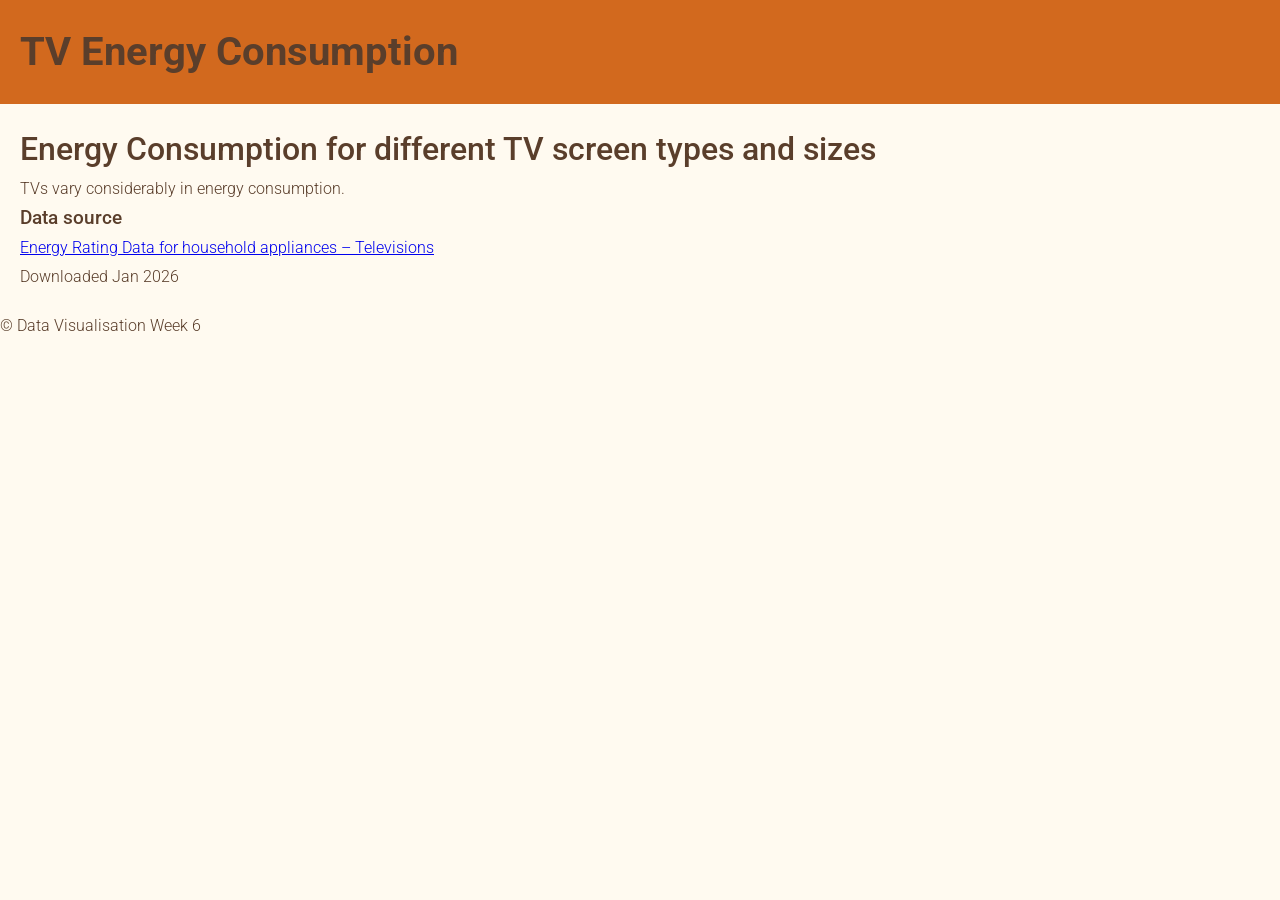
<file: ex6_1/html/index.html>
<!DOCTYPE html>
<html lang="en">
<head>
    <meta charset="UTF-8">
    <meta name="viewport" content="width=device-width, initial-scale=1.0">
    <title>Exercise 6.1 — TV Energy Consumption Histogram</title>
    <!-- Paths are relative to this page inside the html folder. -->
    <link rel="stylesheet" href="../css/base.css">
    <link rel="stylesheet" href="../css/visualisation.css">
</head>
<body>
    <header>
        <h1>TV Energy Consumption</h1>
    </header>
    <main>
        <div>
            <h1>Energy Consumption for different TV screen types and sizes</h1>
            <p>TVs vary considerably in energy consumption.</p>
        </div>

        <div id="histogram" class="responsive-svg-container"></div>
        <p id="chart-error" role="alert" hidden></p>
        <noscript><p>Please enable JavaScript to display the histogram.</p></noscript>

        <div class="body">
            <h3>Data source</h3>
            <p>
                <a href="https://data.gov.au/data/dataset/energy-rating-for-household-appliances">
                    Energy Rating Data for household appliances – Televisions
                </a><br>
                Downloaded Jan 2026
            </p>
        </div>
    </main>
    <footer>
        <p>&copy; Data Visualisation Week 6</p>
    </footer>

    <!-- Deferred scripts run in this order, after the page has been parsed. -->
    <script defer src="https://d3js.org/d3.v7.min.js"></script>
    <script defer src="../js/shared-constants.js"></script>
    <script defer src="../js/histogram.js"></script>
    <script defer src="../js/interactions.js"></script>
    <script defer src="../js/load-data.js"></script>
</body>
</html>
</file>
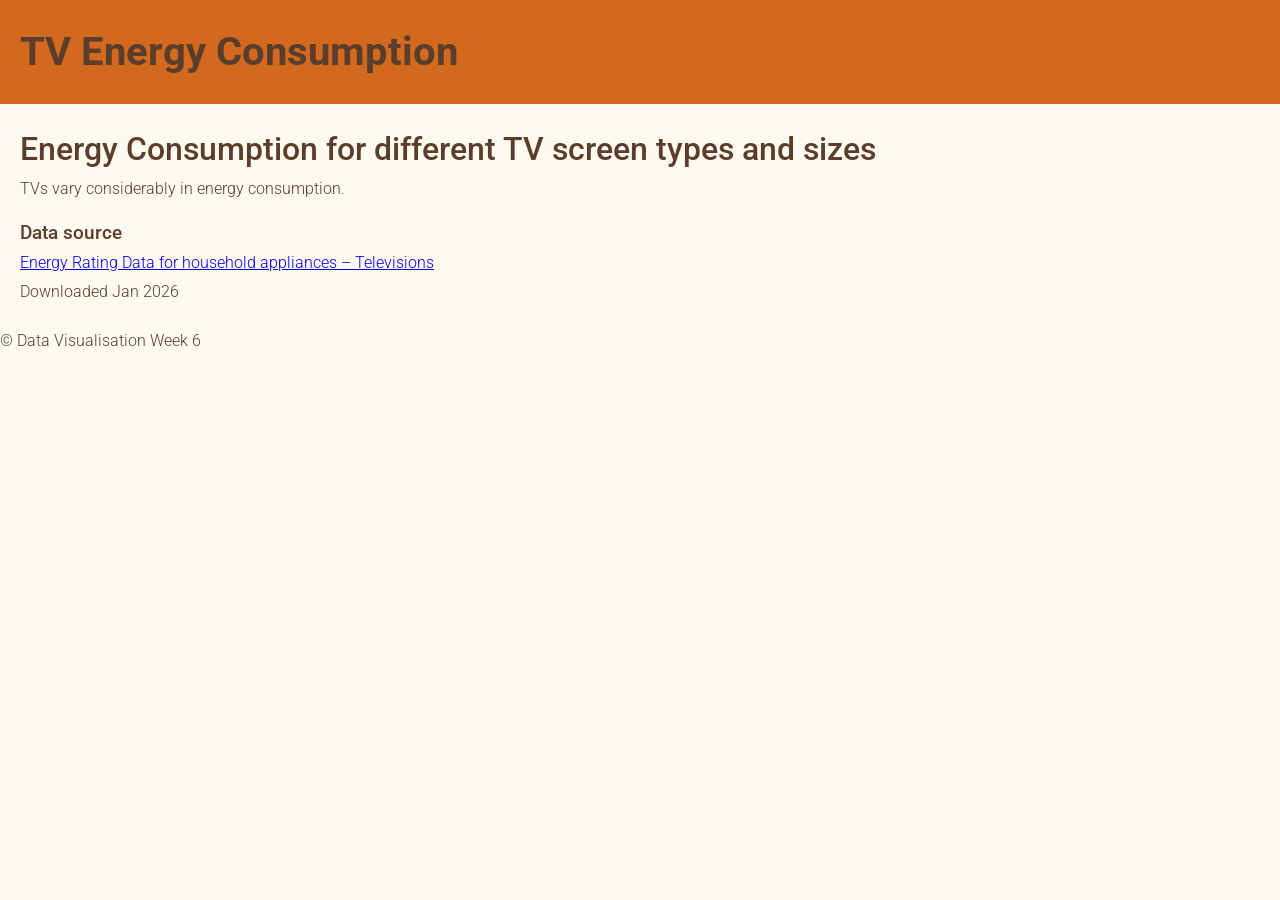
<file: ex6_2/html/index.html>
<!DOCTYPE html>
<html lang="en">
<head>
    <meta charset="UTF-8">
    <meta name="viewport" content="width=device-width, initial-scale=1.0">
    <title>Exercise 6.2 — TV Energy Consumption Filters</title>
    <!-- Paths are relative to this page inside the html folder. -->
    <link rel="stylesheet" href="../css/base.css">
    <link rel="stylesheet" href="../css/visualisation.css">
</head>
<body>
    <header>
        <h1>TV Energy Consumption</h1>
    </header>
    <main>
        <div>
            <h1>Energy Consumption for different TV screen types and sizes</h1>
            <p>TVs vary considerably in energy consumption.</p>
        </div>

        <div id="filters_screen" role="group" aria-label="Filter TVs by screen technology"></div>
        <div id="histogram" class="responsive-svg-container"></div>
        <p id="chart-error" role="alert" hidden></p>
        <noscript><p>Please enable JavaScript to display the histogram.</p></noscript>

        <div class="body">
            <h3>Data source</h3>
            <p>
                <a href="https://data.gov.au/data/dataset/energy-rating-for-household-appliances">
                    Energy Rating Data for household appliances – Televisions
                </a><br>
                Downloaded Jan 2026
            </p>
        </div>
    </main>
    <footer>
        <p>&copy; Data Visualisation Week 6</p>
    </footer>

    <!-- Deferred scripts run in this order, after the page has been parsed. -->
    <script defer src="https://d3js.org/d3.v7.min.js"></script>
    <script defer src="../js/shared-constants.js"></script>
    <script defer src="../js/histogram.js"></script>
    <script defer src="../js/interactions.js"></script>
    <script defer src="../js/load-data.js"></script>
</body>
</html>
</file>
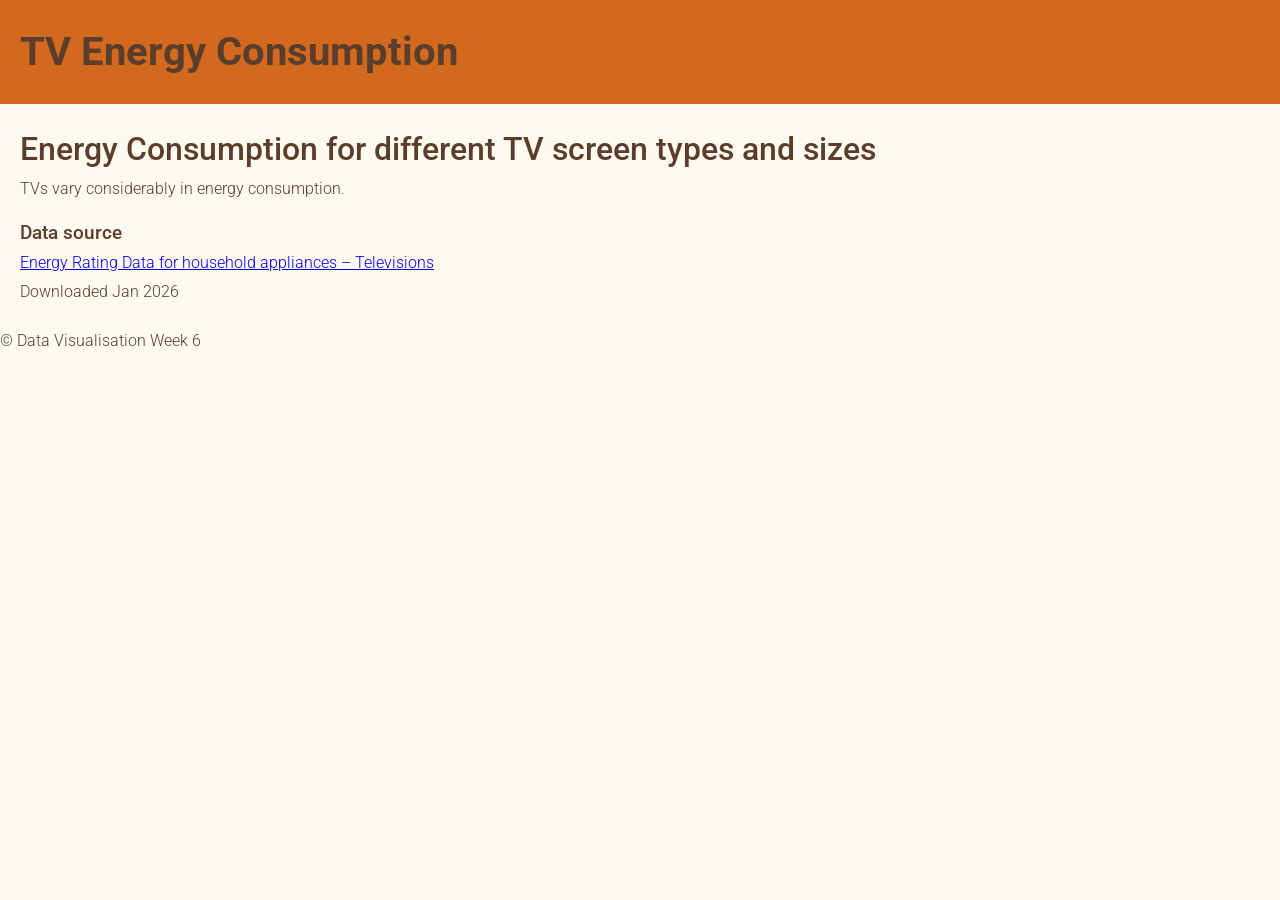
<file: ex6_3/html/index.html>
<!DOCTYPE html>
<html lang="en">
<head>
    <meta charset="UTF-8">
    <meta name="viewport" content="width=device-width, initial-scale=1.0">
    <title>Exercise 6.3 — TV Energy Consumption Scatterplot</title>
    <!-- Paths are relative to this page inside the html folder. -->
    <link rel="stylesheet" href="../css/base.css">
    <link rel="stylesheet" href="../css/visualisation.css">
</head>
<body>
    <header>
        <h1>TV Energy Consumption</h1>
    </header>
    <main>
        <div>
            <h1>Energy Consumption for different TV screen types and sizes</h1>
            <p>TVs vary considerably in energy consumption.</p>
        </div>

        <div id="filters_screen" role="group" aria-label="Filter TVs by screen technology"></div>
        <div id="histogram" class="responsive-svg-container"></div>
        <div id="scatterplot" class="responsive-svg-container"></div>
        <p id="chart-error" role="alert" hidden></p>
        <noscript><p>Please enable JavaScript to display the charts.</p></noscript>

        <div class="body">
            <h3>Data source</h3>
            <p>
                <a href="https://data.gov.au/data/dataset/energy-rating-for-household-appliances">
                    Energy Rating Data for household appliances – Televisions
                </a><br>
                Downloaded Jan 2026
            </p>
        </div>
    </main>
    <footer>
        <p>&copy; Data Visualisation Week 6</p>
    </footer>

    <!-- Deferred scripts run in this order, after the page has been parsed. -->
    <script defer src="https://d3js.org/d3.v7.min.js"></script>
    <script defer src="../js/shared-constants.js"></script>
    <script defer src="../js/histogram.js"></script>
    <script defer src="../js/scatterplot.js"></script>
    <script defer src="../js/interactions.js"></script>
    <script defer src="../js/load-data.js"></script>
</body>
</html>
</file>
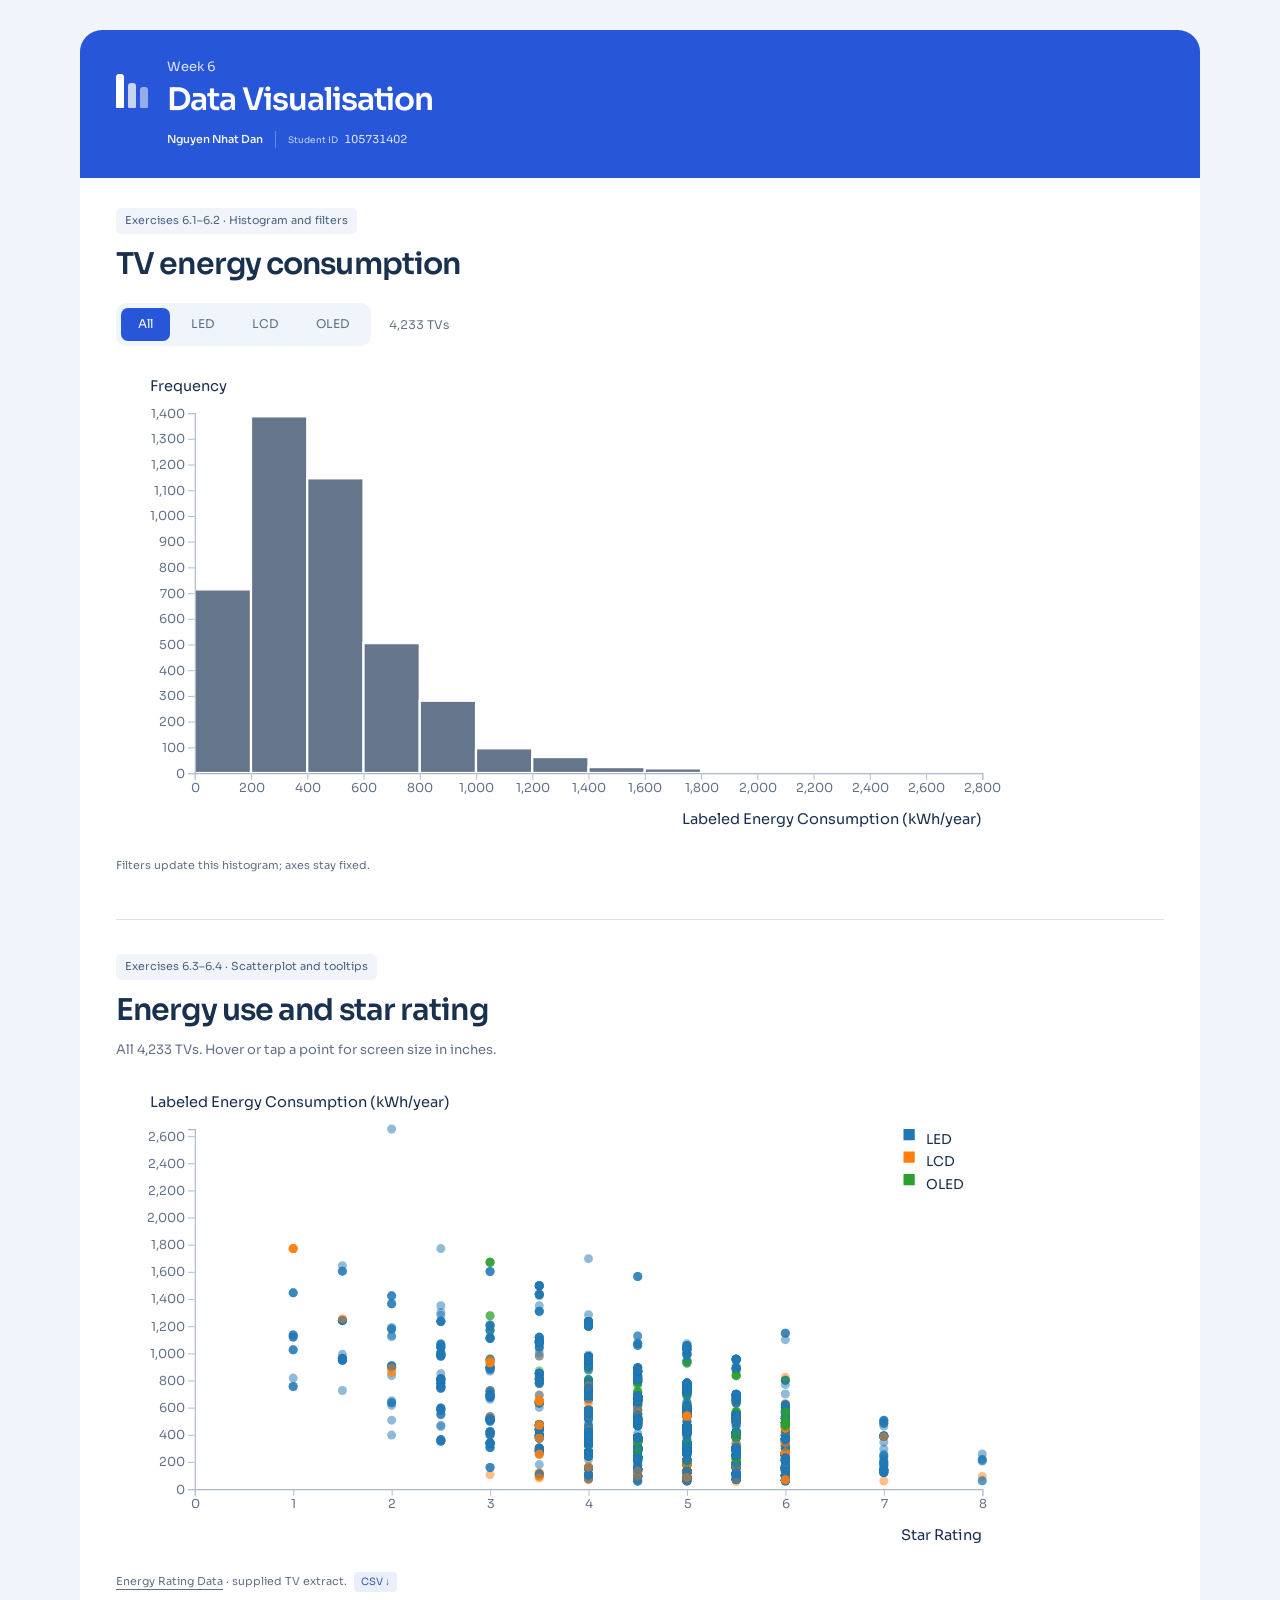
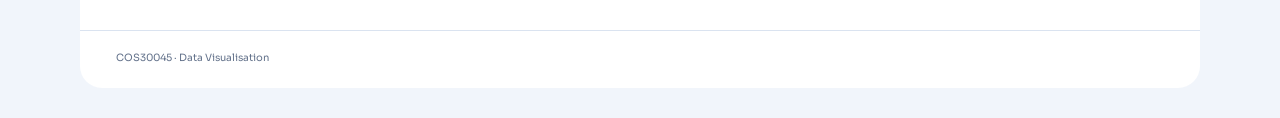
<file: ex6_4/html/index.html>
<!doctype html>
<html lang="en">
<head>
  <meta charset="utf-8">
  <meta name="viewport" content="width=device-width, initial-scale=1">
  <meta name="description" content="COS30045 final Week 6 data visualisation exercises.">
  <title>Week 6 - Data Visualisation</title>
  <link rel="stylesheet" href="../assets/site.css">
  <script defer src="../assets/d3.v7.min.js"></script><script defer src="../js/shared-constants.js"></script><script defer src="../js/histogram.js"></script><script defer src="../js/scatterplot.js"></script><script defer src="../js/interactions.js"></script><script defer src="../js/load-data.js"></script>
</head>
<body class="week-6 standalone">
  <a class="skip-link" href="#main">Skip to charts</a>
  <header class="site-header">
    <div class="site-identity">
      <h1 class="site-title"><a href="#main"><span class="brand-mark" aria-hidden="true"><i></i><i></i><i></i></span><span><span class="demo-name">Week 6</span><span class="demo-subject">Data Visualisation</span></span></a></h1>
      <p class="author-credit"><span class="author-name">Nguyen Nhat Dan</span><span class="author-id"><span class="author-id-label">Student ID</span> <span>105731402</span></span></p>
    </div>
    
  </header>
  <main id="main">
    <section class="exercise" aria-labelledby="histogram-heading">
      <p class="kicker">Exercises 6.1–6.2 · Histogram and filters</p>
      <h2 id="histogram-heading">TV energy consumption</h2>
      <div class="chart-tools">
        <div id="filters_screen" role="group" aria-label="Filter histogram by screen technology"></div>
        <span id="filter-count" role="status" aria-live="polite">Loading…</span>
      </div>
      <div id="histogram" class="responsive-svg-container chart week6-chart" tabindex="0" aria-label="TV energy histogram, horizontally scrollable on small screens"></div>
      <p class="note note-mobile">Filters update this histogram; axes stay fixed.</p>
    </section>
    <section class="exercise" aria-labelledby="scatter-heading">
      <p class="kicker">Exercises 6.3–6.4 · Scatterplot and tooltips</p>
      <h2 id="scatter-heading">Energy use and star rating</h2>
      <p class="subtitle">All 4,233 TVs. Hover or tap a point for screen size in inches.</p>
      <div id="scatterplot" class="responsive-svg-container chart week6-chart" tabindex="0" aria-label="TV star rating scatterplot, horizontally scrollable on small screens"></div>
      <p class="source note-mobile"><a href="https://data.gov.au/data/dataset/energy-rating-for-household-appliances">Energy Rating Data</a> · supplied TV extract. <a class="data-link" href="../data/Ex6_TVdata_withStar.csv" download>CSV ↓</a></p>
    </section>
    <p id="chart-error" class="error" role="alert" hidden></p>
    <noscript><p>Enable JavaScript to display the charts.</p></noscript>
  </main>
  <footer><span>COS30045 · Data Visualisation</span></footer>
</body>
</html>
</file>
<file: ex6_1/css/base.css>
/* Import Google Font */

@import url('https://fonts.googleapis.com/css2?family=Roboto:wght@300;400;500;700&display=swap');

 

/* General Reset */

* {

    margin: 0;

    padding: 0;

    box-sizing: border-box;

}


 

body {

    font-family: 'Roboto', sans-serif; /* Modern and clean font */

    line-height: 1.6;

    background-color: #fffaf0; /* Light cream background for warmth */

    color: #5a3e2b; /* Dark brown text for readability */

    margin: 0;

    padding: 0;

}


 

/* Header/Banner */

header {

    background-color: #d2691e; /* Warm orange */

    color: #ffffff; /* White text */

    text-align: left;

    padding: 20px 0;

    padding-left: 20px;

}


 

header h1 {

    font-size: 2.5rem;

    font-weight: 700; /* Bold font for emphasis */

}


 

/* Main Content */

main {

    padding: 20px;

}


 

h1, h2, h3 {

    color: #5a3e2b; /* Dark brown headings */

    font-weight: 500; /* Medium weight for headings */

}


 

p {

    color: #5a3e2b; /* Dark brown text */

    font-size: 1rem;

    line-height: 1.8;

    font-weight: 300; /* Light weight for body text */

}
</file>
<file: ex6_1/css/visualisation.css>
/* The viewBox scales the entire chart while preserving its proportions. */
.responsive-svg-container {
    width: 100%;
    max-width: 1000px;
}

.responsive-svg-container svg {
    display: block;
    width: 100%;
    height: auto;
    background-color: #fffaf0;
}

@media screen and (max-width: 596px) {
    .responsive-svg-container {
        margin-bottom: 20px;
    }
}

.axis-label {
    font-family: 'Roboto', sans-serif;
    font-size: 14px;
    fill: #5a3e2b;
}

.x-axis, .y-axis {
    color: #5a3e2b;
    font-family: 'Roboto', sans-serif;
}

/* Chart pattern based on Dufour and Meeks (2024). */
</file>
<file: ex6_2/css/base.css>
/* Import Google Font */

@import url('https://fonts.googleapis.com/css2?family=Roboto:wght@300;400;500;700&display=swap');

 

/* General Reset */

* {

    margin: 0;

    padding: 0;

    box-sizing: border-box;

}


 

body {

    font-family: 'Roboto', sans-serif; /* Modern and clean font */

    line-height: 1.6;

    background-color: #fffaf0; /* Light cream background for warmth */

    color: #5a3e2b; /* Dark brown text for readability */

    margin: 0;

    padding: 0;

}


 

/* Header/Banner */

header {

    background-color: #d2691e; /* Warm orange */

    color: #ffffff; /* White text */

    text-align: left;

    padding: 20px 0;

    padding-left: 20px;

}


 

header h1 {

    font-size: 2.5rem;

    font-weight: 700; /* Bold font for emphasis */

}


 

/* Main Content */

main {

    padding: 20px;

}


 

h1, h2, h3 {

    color: #5a3e2b; /* Dark brown headings */

    font-weight: 500; /* Medium weight for headings */

}


 

p {

    color: #5a3e2b; /* Dark brown text */

    font-size: 1rem;

    line-height: 1.8;

    font-weight: 300; /* Light weight for body text */

}

/* Technology filter styles from the brief, using the actual container ID. */
#filters_screen {
    display: flex;
    flex-wrap: wrap;
    gap: 8px 0;
    margin: 10px 0 5px;
}

.filter {
    min-width: 80px;
    margin: 0 5px;
    padding: 8px 10px;
    font-family: 'Roboto', sans-serif;
    font-size: 16px;
    line-height: 1;
    color: #ffffff;
    font-weight: 500;
    background-color: #d2691e;
    border: none;
    border-radius: 4px;
    cursor: pointer;
    transition: background-color 0.3s ease-in-out;
}

.filter:hover,
.filter.active {
    background-color: #ffb347;
    transition-timing-function: ease-out;
}

.filter.active {
    cursor: default;
    background-color: #ffcc80;
}

.filter:focus-visible {
    outline: 2px solid #5a3e2b;
    outline-offset: 2px;
}
</file>
<file: ex6_2/css/visualisation.css>
/* The viewBox scales the entire chart while preserving its proportions. */
.responsive-svg-container {
    width: 100%;
    max-width: 1000px;
}

.responsive-svg-container svg {
    display: block;
    width: 100%;
    height: auto;
    background-color: #fffaf0;
}

@media screen and (max-width: 596px) {
    .responsive-svg-container {
        margin-bottom: 20px;
    }
}

.axis-label {
    font-family: 'Roboto', sans-serif;
    font-size: 14px;
    fill: #5a3e2b;
}

.x-axis, .y-axis {
    color: #5a3e2b;
    font-family: 'Roboto', sans-serif;
}

/* Chart pattern based on Dufour and Meeks (2024). */
</file>
<file: ex6_3/css/base.css>
/* Import Google Font */

@import url('https://fonts.googleapis.com/css2?family=Roboto:wght@300;400;500;700&display=swap');

 

/* General Reset */

* {

    margin: 0;

    padding: 0;

    box-sizing: border-box;

}


 

body {

    font-family: 'Roboto', sans-serif; /* Modern and clean font */

    line-height: 1.6;

    background-color: #fffaf0; /* Light cream background for warmth */

    color: #5a3e2b; /* Dark brown text for readability */

    margin: 0;

    padding: 0;

}


 

/* Header/Banner */

header {

    background-color: #d2691e; /* Warm orange */

    color: #ffffff; /* White text */

    text-align: left;

    padding: 20px 0;

    padding-left: 20px;

}


 

header h1 {

    font-size: 2.5rem;

    font-weight: 700; /* Bold font for emphasis */

}


 

/* Main Content */

main {

    padding: 20px;

}


 

h1, h2, h3 {

    color: #5a3e2b; /* Dark brown headings */

    font-weight: 500; /* Medium weight for headings */

}


 

p {

    color: #5a3e2b; /* Dark brown text */

    font-size: 1rem;

    line-height: 1.8;

    font-weight: 300; /* Light weight for body text */

}

/* Technology filter styles from the brief, using the actual container ID. */
#filters_screen {
    display: flex;
    flex-wrap: wrap;
    gap: 8px 0;
    margin: 10px 0 5px;
}

.filter {
    min-width: 80px;
    margin: 0 5px;
    padding: 8px 10px;
    font-family: 'Roboto', sans-serif;
    font-size: 16px;
    line-height: 1;
    color: #ffffff;
    font-weight: 500;
    background-color: #d2691e;
    border: none;
    border-radius: 4px;
    cursor: pointer;
    transition: background-color 0.3s ease-in-out;
}

.filter:hover,
.filter.active {
    background-color: #ffb347;
    transition-timing-function: ease-out;
}

.filter.active {
    cursor: default;
    background-color: #ffcc80;
}

.filter:focus-visible {
    outline: 2px solid #5a3e2b;
    outline-offset: 2px;
}
</file>
<file: ex6_3/css/visualisation.css>
/* The viewBox scales the entire chart while preserving its proportions. */
.responsive-svg-container {
    width: 100%;
    max-width: 1000px;
}

.responsive-svg-container svg {
    display: block;
    width: 100%;
    height: auto;
    background-color: #fffaf0;
}

@media screen and (max-width: 596px) {
    .responsive-svg-container {
        margin-bottom: 20px;
    }
}

.axis-label {
    font-family: 'Roboto', sans-serif;
    font-size: 14px;
    fill: #5a3e2b;
}

.x-axis, .y-axis {
    color: #5a3e2b;
    font-family: 'Roboto', sans-serif;
}

/* Chart pattern based on Dufour and Meeks (2024). */
</file>
<file: ex6_4/assets/site.css>
@font-face {
  font-family: "Sora";
  src: url("fonts/Sora-Variable.ttf") format("truetype");
  font-weight: 100 800;
  font-style: normal;
  font-display: swap;
}

:root {
  color-scheme: light;
  --canvas: #f1f5fb;
  --paper: #ffffff;
  --ink: #19314f;
  --muted: #62718a;
  --accent: #2856d8;
  --mist: #e9effc;
  --line: #dae3f0;
  --font: "Sora", "Trebuchet MS", sans-serif;
}

* { box-sizing: border-box; }
body { margin: 0; padding: 30px 24px 0; background: var(--canvas); color: var(--ink); font: 14px/1.6 var(--font); }
a { color: inherit; text-underline-offset: 4px; }
a:hover { color: var(--accent); }
button, a { -webkit-tap-highlight-color: transparent; }
:focus-visible { outline: 3px solid #527df2; outline-offset: 4px; }
[hidden] { display: none !important; }
.skip-link { position: absolute; top: -80px; left: 24px; padding: 10px; background: white; z-index: 10; }
.skip-link:focus { top: 8px; }
.site-header, main, footer { width: min(100%, 1120px); margin-inline: auto; }

.site-header {
  display: flex;
  justify-content: space-between;
  align-items: center;
  gap: 24px;
  padding: 30px 36px;
  background: var(--accent);
  color: white;
  border-radius: 22px 22px 0 0;
}
.site-title { margin: 0; font-size: 31px; line-height: 1.15; font-weight: 600; letter-spacing: -1.1px; }
.site-title a { display: flex; align-items: center; gap: 17px; text-decoration: none; }
.site-title a:hover { color: white; }
.site-identity { min-width: 0; }
.author-credit { display: flex; flex-wrap: wrap; align-items: baseline; gap: 5px 12px; margin: 13px 0 0; padding-left: 51px; font-size: 11px; line-height: 1.6; letter-spacing: 0; }
.author-name { color: white; font-weight: 500; }
.author-id { display: inline-flex; gap: 6px; align-items: baseline; padding-left: 12px; border-left: 1px solid rgb(255 255 255 / 30%); color: #e2eaff; font-variant-numeric: tabular-nums; white-space: nowrap; }
.author-id-label { color: #c6d7ff; font-size: 9px; }
.demo-name { display: block; margin-bottom: 7px; font-size: 13px; font-weight: 400; letter-spacing: 0; color: #dce6ff; }
.demo-subject { display: block; }
.brand-mark { display: flex; align-items: flex-end; gap: 4px; width: 34px; height: 38px; flex-shrink: 0; }
.brand-mark i { width: 8px; border-radius: 3px 3px 1px 1px; background: white; }
.brand-mark i:nth-child(1) { height: 34px; }
.brand-mark i:nth-child(2) { height: 24.45px; opacity: .75; }
.brand-mark i:nth-child(3) { height: 21px; opacity: .5; }
.week-nav { display: flex; gap: 7px; flex-shrink: 0; }
.week-nav a { min-width: 108px; padding: 12px 16px; border-radius: 10px; color: white; text-decoration: none; background: rgb(255 255 255 / 9%); font-size: 15px; font-weight: 500; transition: background-color 150ms ease; }
.week-nav a:hover { background: rgb(255 255 255 / 19%); }
.week-nav a[aria-current="page"] { background: white; color: var(--accent); }
.week-topic { display: block; margin-top: 3px; font-size: 10px; font-weight: 400; opacity: .84; }
.site-header :focus-visible { outline-color: white; }

main { min-height: 360px; padding: 30px 36px 38px; background: var(--paper); }
.stage-nav { display: flex; flex-wrap: wrap; gap: 6px; margin: -4px 0 30px; padding-bottom: 23px; border-bottom: 1px solid var(--line); font-size: 12px; }
.stage-nav a { padding: 7px 10px; color: var(--muted); border-radius: 6px; text-decoration: none; }
.stage-nav a:hover { background: #f4f7fd; color: var(--accent); }
.stage-nav a[aria-current="page"] { color: var(--accent); background: var(--mist); font-weight: 600; }
.stage-number { margin-right: 5px; font-variant-numeric: tabular-nums; opacity: .7; }
.exercise + .exercise { margin-top: 44px; padding-top: 34px; border-top: 1px solid var(--line); }
.kicker { display: inline-block; margin: 0 0 12px; padding: 4px 9px; border-radius: 5px; color: #496182; background: #f1f5fb; font-size: 11px; font-weight: 400; }
h2 { max-width: 30ch; margin: 0; font-size: clamp(24px, 2.8vw, 30px); line-height: 1.25; font-weight: 600; letter-spacing: -.9px; }
.subtitle { max-width: 65ch; margin: 10px 0 22px; color: var(--muted); font-size: 13px; line-height: 1.75; }
.chart { width: 100%; max-width: 1000px; min-width: 0; margin-top: 22px; }
.chart svg { display: block; width: 100%; height: auto; font-family: var(--font); overflow: visible; }
.brand-section { display: grid; grid-template-columns: 230px minmax(0, 1fr); grid-template-rows: auto 1fr; column-gap: 48px; }
.exercise-intro { grid-column: 1; grid-row: 1; padding-top: 14px; }
.brand-section .source { grid-column: 1; grid-row: 2; align-self: end; margin-bottom: 10px; }
.brand-section .error { grid-column: 1; }
.brand-chart { grid-column: 2; grid-row: 1 / span 2; max-width: 590px; margin: 0 auto; }
.brand-chart text { font-size: 12px; fill: var(--ink); }
.brand-chart .bar-and-label rect { fill: var(--accent); transition: opacity 120ms ease; }
.week6-chart { max-width: 900px; }
.axis-label { font: 13px var(--font); fill: var(--ink); }
.x-axis, .y-axis { color: var(--muted); font: 11px var(--font); }
.x-axis .domain, .y-axis .domain { stroke: #a9b8ca; }
.x-axis .tick line, .y-axis .tick line { stroke: #b8c5d5; }
.value-label { font-size: 17px; font-weight: 500; fill: var(--ink); }
.donut-label { font-size: 18px; font-weight: 500; fill: #19314f; }
.legend text { font: 12px var(--font); fill: var(--ink); }
#bar-chart .bar { fill: #198166; transition: opacity 120ms ease; }
.price-line { stroke: #198166; stroke-width: 2px; }
.price-point { fill: #198166; }
#histogram rect { fill: #64758c; }
.chart-tools { display: flex; align-items: center; flex-wrap: wrap; gap: 12px 18px; margin-top: 20px; }
#filters_screen { display: flex; gap: 4px; flex-wrap: wrap; padding: 5px; border-radius: 10px; background: #f0f4fb; }
.filter { border: none; border-radius: 7px; padding: 8px 17px; background: transparent; color: var(--muted); cursor: pointer; font: 12px/1.4 var(--font); transition: background-color 150ms ease, color 150ms ease; }
.filter:hover { color: var(--accent); background: white; }
.filter.active { color: white; background: var(--accent); }
#filter-count { font-size: 12px; color: var(--muted); font-variant-numeric: tabular-nums; }
.tooltip text { font: 13px var(--font); }
.tooltip rect { fill: var(--ink); }
.source, .note { max-width: 78ch; margin: 15px 0 0; font-size: 11px; line-height: 1.8; color: var(--muted); }
.data-link { display: inline-block; margin-left: 4px; padding: 1px 7px; border-radius: 4px; background: var(--mist); color: #345aab; font-size: 10px; text-decoration: none; white-space: nowrap; }
.data-link:hover { background: #dce7ff; }
.error { padding: 12px 0; color: #9a2929; }
footer { display: flex; justify-content: space-between; flex-wrap: wrap; gap: 8px 20px; margin-bottom: 30px; padding: 19px 36px 22px; border-top: 1px solid var(--line); border-radius: 0 0 22px 22px; background: white; color: var(--muted); font-size: 10px; }
footer a { text-decoration-color: #b6c4d9; }
.svg-study { max-width: 1000px; margin-top: 24px; overflow: hidden; border-radius: 10px; }
.svg-study svg { display: block; width: 100%; height: auto; }
.window { fill: #9ed8f5; stroke: #263238; stroke-width: 4; }
.flower-stem { stroke: #2f6b35; stroke-width: 3; }
.flower { fill: #f46b8a; }
.leaf { fill: #4e984d; }

@media (hover: hover) {
  .brand-chart:hover .bar-and-label:not(:hover) rect { opacity: .45; }
  .brand-chart .bar-and-label:hover text { font-weight: 600; fill: var(--accent); }
  #bar-chart .bar:hover { opacity: .75; }
}
@media (max-width: 980px) {
  .site-header { flex-wrap: wrap; }
  .week-nav { width: 100%; }
  .week-nav a { flex: 1; }
  .brand-section { grid-template-columns: 190px minmax(0, 1fr); column-gap: 24px; }
}
@media (max-width: 740px) {
  body { padding: 16px 14px 0; }
  .site-header { padding: 25px 24px; border-radius: 16px 16px 0 0; }
  .site-title { font-size: 28px; }
  main { padding: 25px 24px 30px; }
  .brand-section { display: block; }
  .exercise-intro { padding-top: 0; }
  .brand-chart { margin-top: 25px; }
  .brand-section .source { margin-top: 18px; margin-bottom: 0; }
  .stage-nav { margin-bottom: 24px; gap: 4px; }
  .stage-nav a { padding: 6px 8px; font-size: 11px; }
  footer { padding: 18px 24px; margin-bottom: 16px; border-radius: 0 0 16px 16px; }
}
@media (max-width: 600px) {
  body { padding: 10px 10px 0; }
  .site-header { gap: 22px; padding: 24px 18px 18px; }
  .site-title { font-size: 25px; letter-spacing: -.8px; }
  .site-title a { gap: 13px; }
  .author-credit { padding-left: 43px; margin-top: 12px; gap: 3px 9px; font-size: 10px; }
  .author-id { padding-left: 9px; }
  .author-id-label { font-size: 8px; }
  .brand-mark { transform: scale(.85); transform-origin: left center; width: 30px; }
  .week-nav { gap: 5px; }
  .week-nav a { min-width: 0; padding: 10px 11px; font-size: 13px; }
  .week-topic { font-size: 9px; }
  main { padding: 23px 18px 28px; }
  h2 { font-size: 24px; }
  .kicker { font-size: 10px; }
  .chart { overflow-x: auto; overflow-y: hidden; padding: 4px 2px 12px; }
  .chart svg { min-width: 620px; }
  .brand-chart svg { min-width: 430px; }
  .week6-chart svg { min-width: 650px; }
  .note-mobile::after { content: ' Swipe charts horizontally for labels.'; }
  .exercise + .exercise { margin-top: 30px; padding-top: 27px; }
  .filter { padding: 8px 13px; }
  footer { padding-inline: 18px; }
}
@media (prefers-reduced-motion: reduce) {
  *, *::before, *::after { scroll-behavior: auto !important; transition: none !important; }
}
</file>
